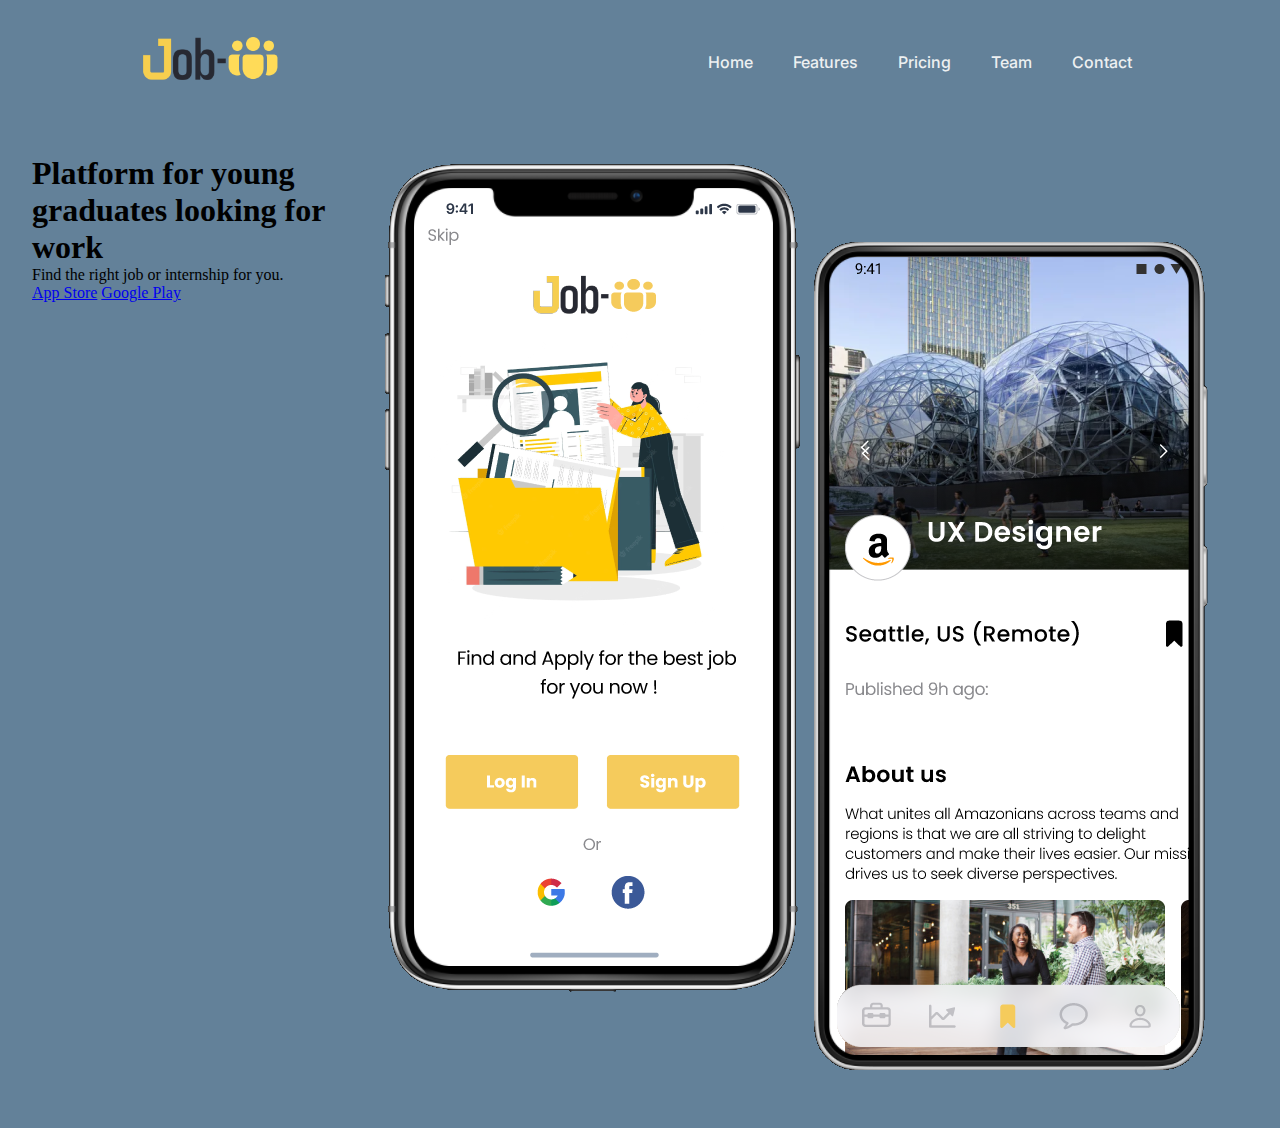
<file: index.html>
<!doctype html>
<html lang="en">
<head>
    <meta charset="UTF-8">
    <meta name="viewport"
          content="width=device-width, user-scalable=no, initial-scale=1.0, maximum-scale=1.0, minimum-scale=1.0">
    <meta http-equiv="X-UA-Compatible" content="ie=edge">
    <link rel="shortcut icon" type="image/x-icon" href="assets/images/icon.png"/>

    <!--=============== CSS ===============-->
    <link rel="stylesheet" href="assets/styles/main.css">

    <title>JobOpportunities</title>
</head>
<body>
<header>
    <a  href="/"><img class="logo" src="assets/images/logo/logo.png" alt="logo"></a>
    <nav>
        <ul class="nav__links">
            <li><a href="#">Home</a></li>
            <li><a href="#">Features</a></li>
            <li><a href="#">Pricing</a></li>
            <li><a href="#">Team</a></li>
            <li><a href="#">Contact</a></li>
        </ul>
    </nav>
    <p class="menu cta">Menu</p>
</header>
<div class="overlay">
    <a class="close">&times;</a>
    <div class="overlay__content">
        <a href="#">Home</a>
        <a href="#">Features</a>
        <a href="#">Pricing</a>
        <a href="#">Team</a>
        <a href="#">Contact</a>
    </div>
</div>

<section id="home" class="home">
    <div class="container">
        <div>
            <h1 class="" >Platform for young graduates looking for work</h1>
            <p class="" >Find the right job or internship for you.</p>
            <div class="button">
                <a href="https://www.figma.com/proto/MuQTaAyJ2bYyl1jt5uTgf2/Untitled?node-id=1%3A3075&scaling=scale-down&page-id=1%3A2432&starting-point-node-id=1%3A3075" class="btn"><i class="lni lni-apple"></i> App Store</a>
                <a href="https://www.figma.com/proto/MuQTaAyJ2bYyl1jt5uTgf2/Untitled?node-id=1%3A1494&scaling=scale-down&page-id=0%3A1&starting-point-node-id=1%3A1494&show-proto-sidebar=1" class="btn btn-alt"><i class="lni lni-play-store"></i> Google
                    Play</a>
            </div>
        </div>

        <div>
            <img src="assets/images/prototype/phone.png" alt="#">
        </div>
    </div>

</section>

<script type="text/javascript" src="assets/scripts/main.js"></script>

</body>
</html>
</file>
<file: assets/styles/main.css>
/*=============== GOOGLE FONTS ===============*/
@import url("https://fonts.googleapis.com/css2?family=Inter:wght@100;200;300;400;500;600;700;800;900&display=swap");
:root {
    --background-color:  rgba(16, 61, 98, 0.65);
    --primary-color: #FFCD2D;
    --secondary-color: #081828;
    --white-color: #fff;
}

* {
    box-sizing: border-box;
    margin: 0;
    padding: 0;
}

header {
    display: flex;
    justify-content: space-between;
    align-items: center;
    padding: 30px 10%;
    background-color: var(--background-color);
}

.logo {
    width: 10rem;
    /*cursor: pointer;*/
}

.nav__links a,
.cta,
.overlay__content a {
    font-family: "Inter", sans-serif;
    font-weight: 500;
    color: #edf0f1;
    text-decoration: none;
}

.nav__links {
    list-style: none;
    display: flex;
}

.nav__links li {
    padding: 0px 20px;
}

.nav__links li a {
    transition: color 0.3s ease 0s;
}

.nav__links li a:hover {
    color: var(--secondary-color);
}

.cta {
    padding: 9px 25px;
    background-color: var(--white-color);
    color: var(--secondary-color);
    border: none;
    border-radius: 50px;
    cursor: pointer;
    transition: background-color 0.3s ease 0s;
}

.cta:hover {
    background-color: var(--white-color);
}

/* Mobile Nav */

.menu {
    display: none;
}

.overlay {
    height: 100%;
    width: 0;
    position: fixed;
    z-index: 1;
    left: 0;
    top: 0;
    background-color: var(--white-color);
    overflow-x: hidden;
    transition: width 0.5s ease 0s;
}

.overlay--active {
    width: 100%;
}

.overlay__content {
    display: flex;
    height: 100%;
    flex-direction: column;
    align-items: center;
    justify-content: center;
}

.overlay a {
    padding: 15px;
    font-size: 36px;
    display: block;
    transition: color 0.3s ease 0s;
    color: var(--secondary-color);
}

.overlay a:hover,
.overlay a:focus {
    color: var(--primary-color);
}
.overlay .close {
    position: absolute;
    top: 20px;
    right: 45px;
    font-size: 60px;
    color: var(--secondary-color);
}

@media screen and (max-height: 450px) {
    .overlay a {
        font-size: 20px;
    }
    .overlay .close {
        font-size: 40px;
        top: 15px;
        right: 35px;
    }
}

@media only screen and (max-width: 800px) {
    .nav__links,
    .cta {
        display: none;
    }
    .menu {
        display: initial;
    }
}

.home {
    position: relative;
    padding: 2rem;
    background: var(--background-color);
}
.container {
    display: flex;
    justify-content: center;
}
</file>
